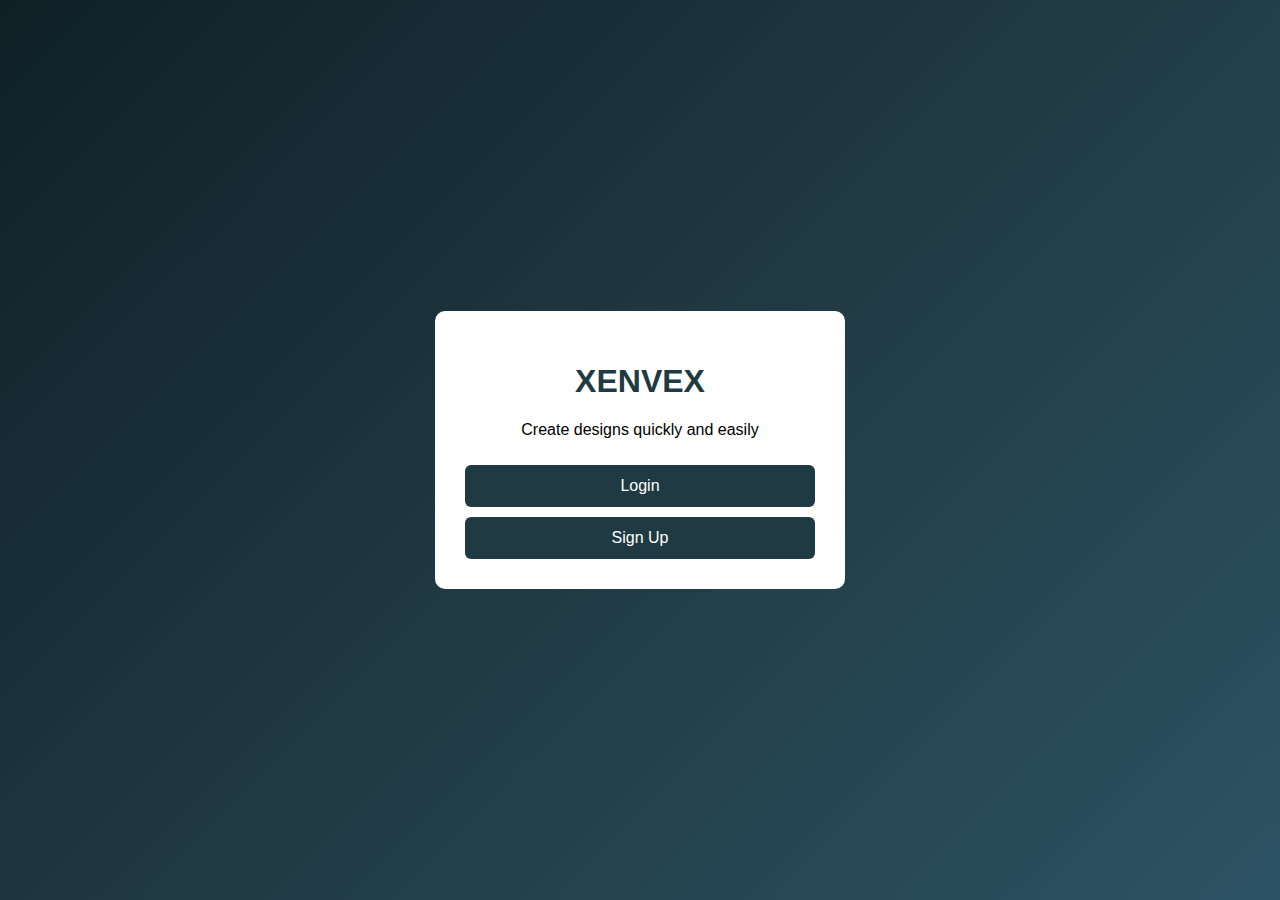
<file: index.html>
<!DOCTYPE html>
<html lang="en">
<head>
  <meta charset="UTF-8">
  <title>Xenvex | Home</title>
  <meta name="viewport" content="width=device-width, initial-scale=1.0">
  <link rel="stylesheet" href="style.css">
</head>
<body class="auth-body">

  <div class="landing-box">
    <h1>XENVEX</h1>
    <p>Create designs quickly and easily</p>
    <a href="login.html"><button>Login</button></a>
    <a href="signup.html"><button>Sign Up</button></a>
  </div>

</body>
</html>
</file>
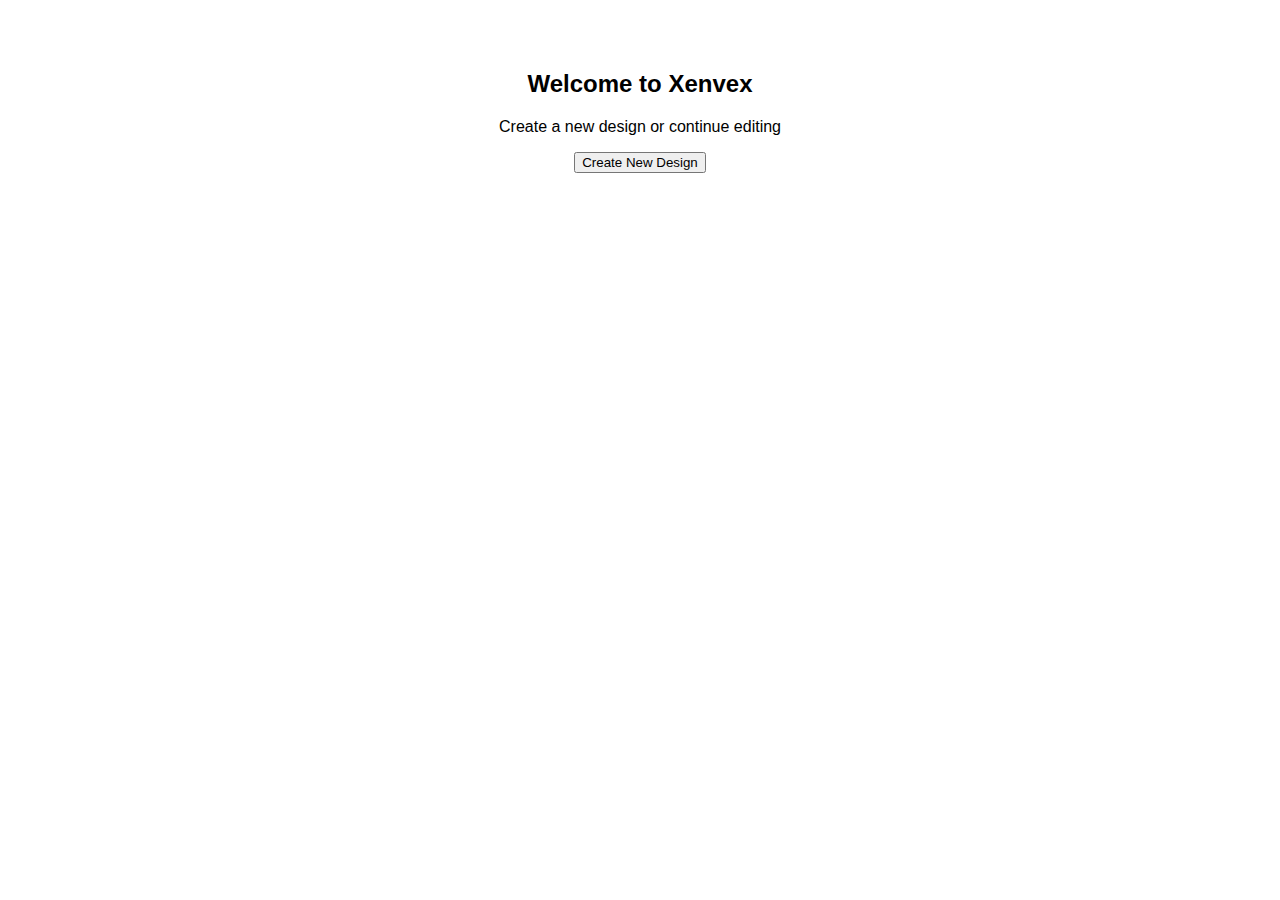
<file: dashboard (1).html>
<!DOCTYPE html>
<html lang="en">
<head>
  <meta charset="UTF-8">
  <title>Xenvex | Dashboard</title>
  <meta name="viewport" content="width=device-width, initial-scale=1.0">
  <link rel="stylesheet" href="style.css">
</head>
<body>

  <div class="dashboard-box">
    <h2>Welcome to Xenvex</h2>
    <p>Create a new design or continue editing</p>
    <a href="editor.html"><button>Create New Design</button></a>
  </div>

</body>
</html>
</file>
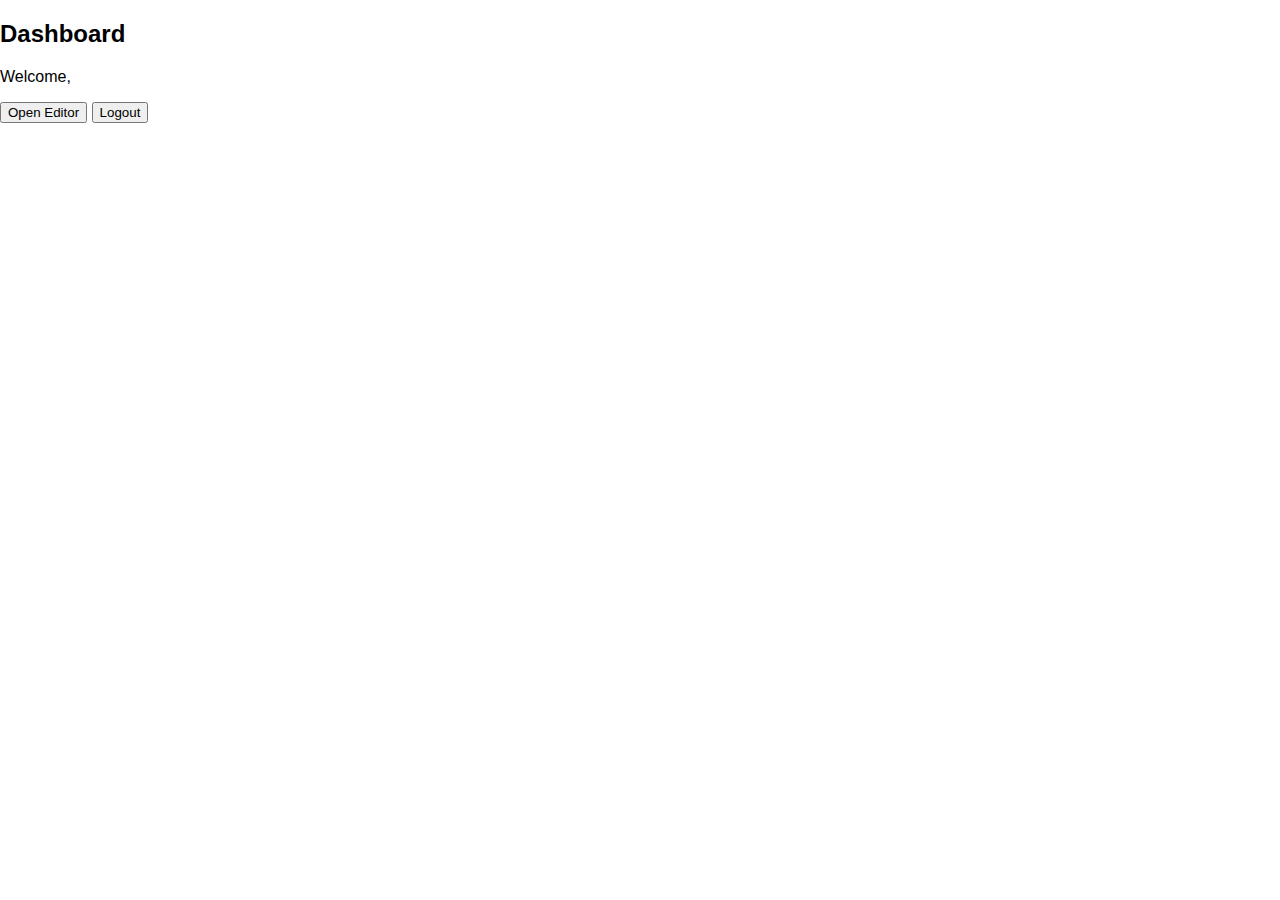
<file: dashboard (2).html>
<!DOCTYPE html>
<html lang="en">
<head>
  <meta charset="UTF-8">
  <title>Dashboard - Xenvex</title>
  <link rel="stylesheet" href="style.css">
</head>
<body>
  <div class="container">
    <h2>Dashboard</h2>
    <p>Welcome, <span id="userEmail"></span></p>
    <button onclick="goToEditor()">Open Editor</button>
    <button onclick="logout()">Logout</button>
  </div>

  <script src="script.js"></script>
</body>
</html>
</file>
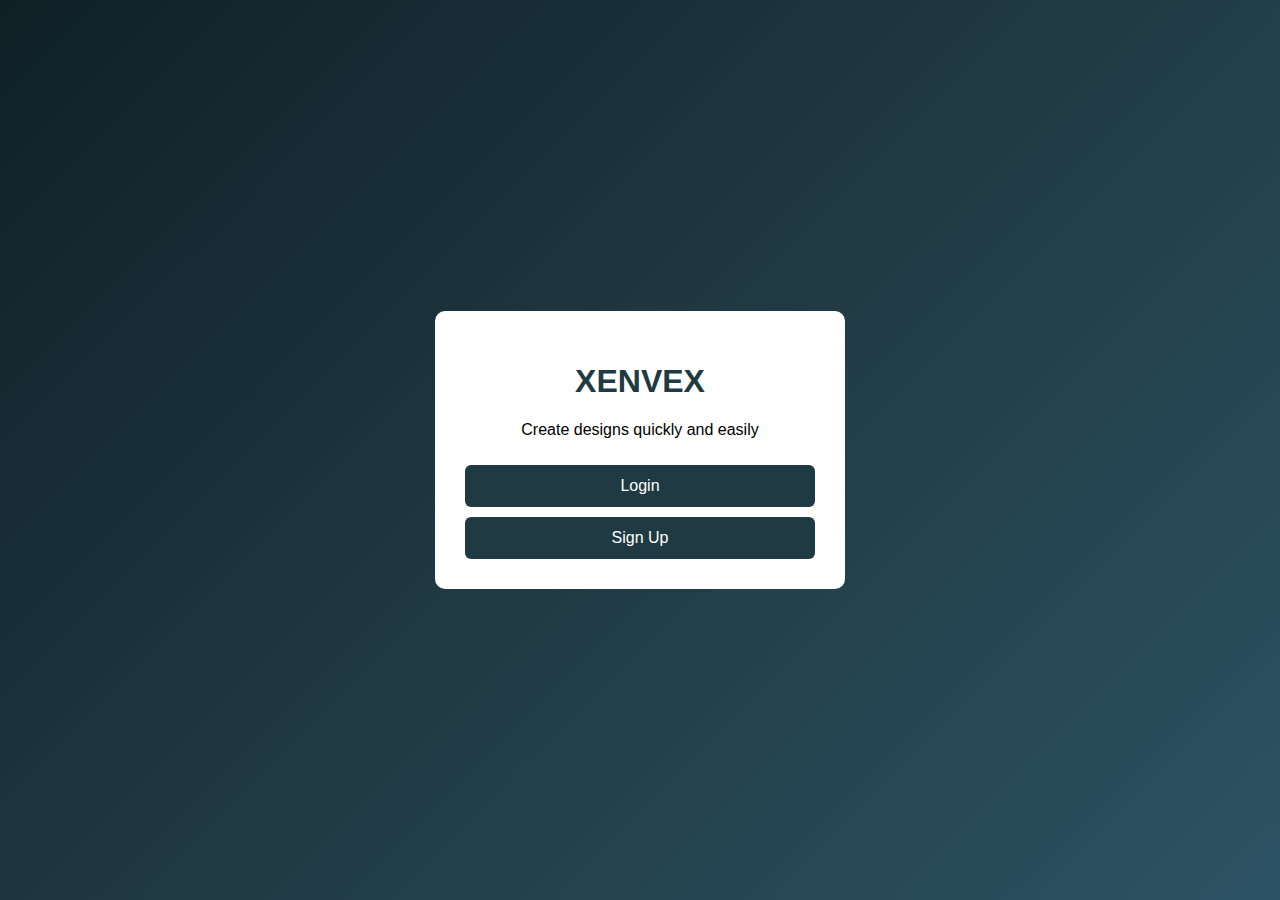
<file: editor (1).html>
<!DOCTYPE html>
<html lang="en">
<head>
  <meta charset="UTF-8">
  <title>Xenvex | Editor</title>
  <meta name="viewport" content="width=device-width, initial-scale=1.0">
  <link rel="stylesheet" href="style.css">
</head>
<body>
  <script>
if (!localStorage.getItem("loggedIn")) {
  window.location.href = "index.html";
}
</script>

  <div class="toolbar">
    <button onclick="addText()">Add Text</button>
    <input type="color" onchange="changeColor(this.value)" title="Text Color">
    <button onclick="makeBold()">Bold</button>
    <button onclick="makeItalic()">Italic</button>
    <button onclick="clearCanvas()">Clear</button>
  </div>

  <div id="canvas" contenteditable="true">
    Start editing here...
  </div>

  <script src="script.js"></script>
</body>
</html>
</file>
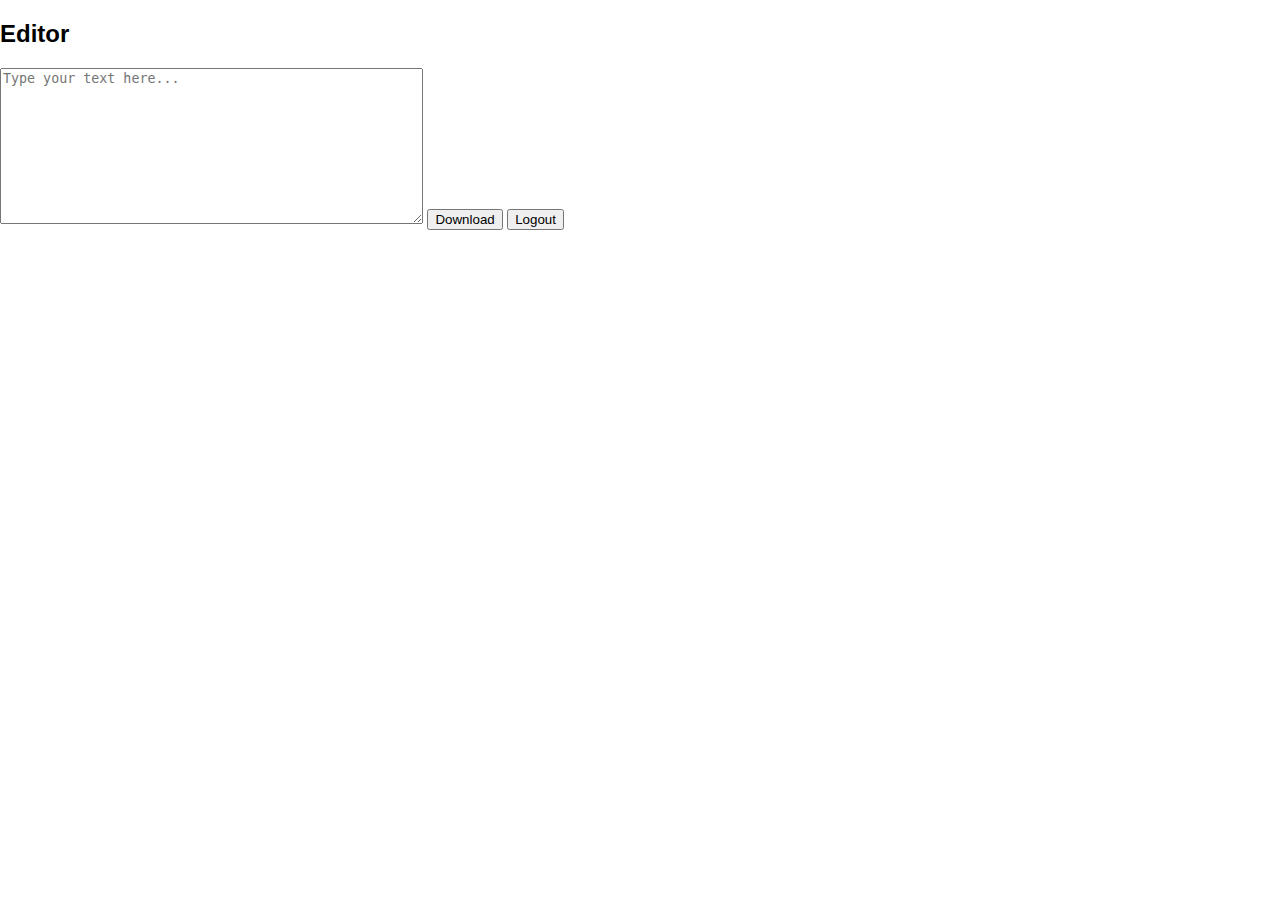
<file: editor (2).html>
<!DOCTYPE html>
<html lang="en">
<head>
  <meta charset="UTF-8">
  <title>Editor - Xenvex</title>
  <link rel="stylesheet" href="style.css">
</head>
<body>
  <div class="container">
    <h2>Editor</h2>
    <textarea id="editor" placeholder="Type your text here..." rows="10" cols="50"></textarea>
    <button onclick="downloadText()">Download</button>
    <button onclick="logout()">Logout</button>
  </div>

  <script src="script.js"></script>
</body>
</html>
</file>
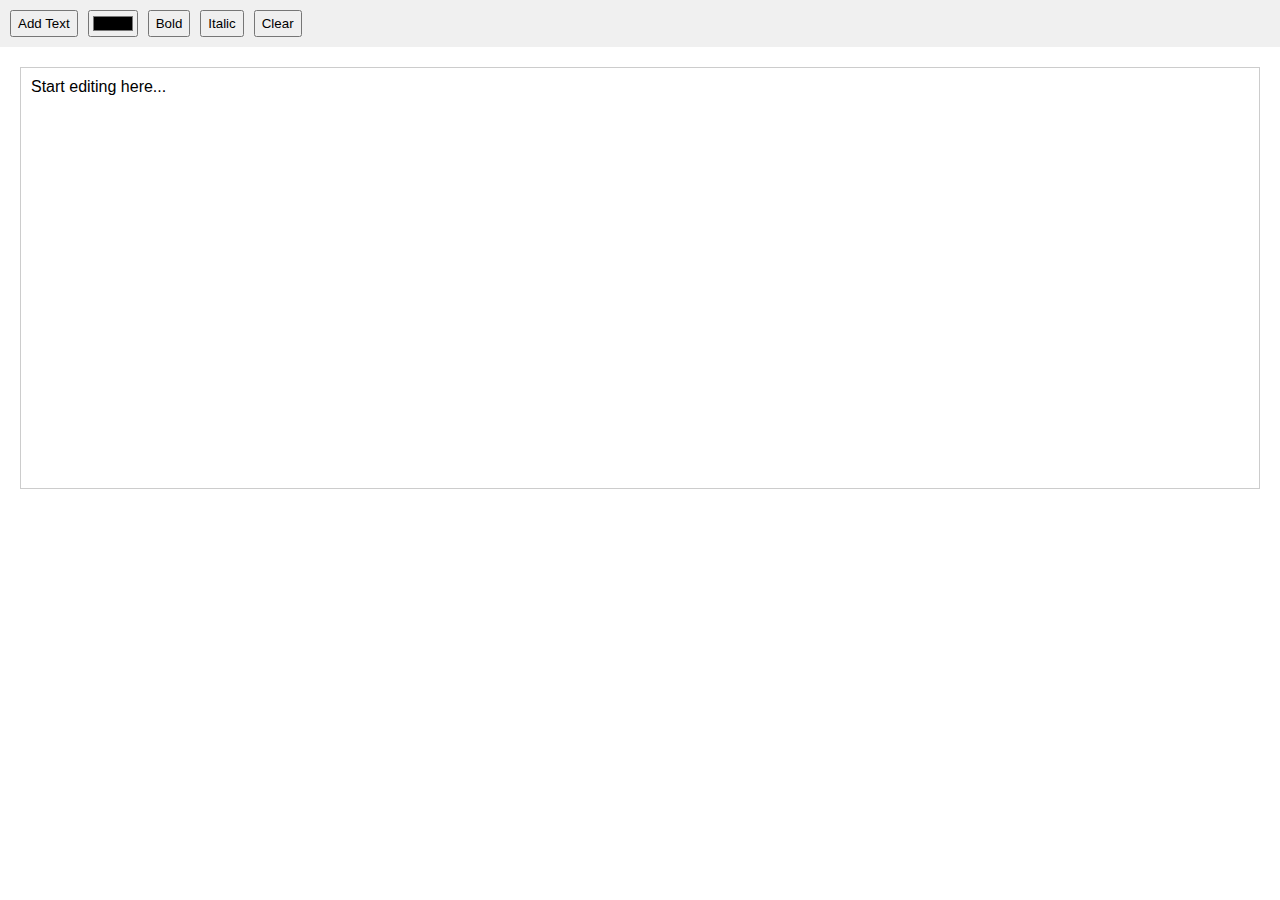
<file: editor.html>
<!DOCTYPE html>
<html lang="en">
<head>
  <meta charset="UTF-8">
  <title>Xenvex | Editor</title>
  <meta name="viewport" content="width=device-width, initial-scale=1.0">
  <link rel="stylesheet" href="style.css">
</head>
<body>

  <div class="toolbar">
    <button onclick="addText()">Add Text</button>
    <input type="color" onchange="changeColor(this.value)" title="Text Color">
    <button onclick="makeBold()">Bold</button>
    <button onclick="makeItalic()">Italic</button>
    <button onclick="clearCanvas()">Clear</button>
  </div>

  <div id="canvas" contenteditable="true">
    Start editing here...
  </div>

  <script src="script.js"></script>
</body>
</html>
</file>
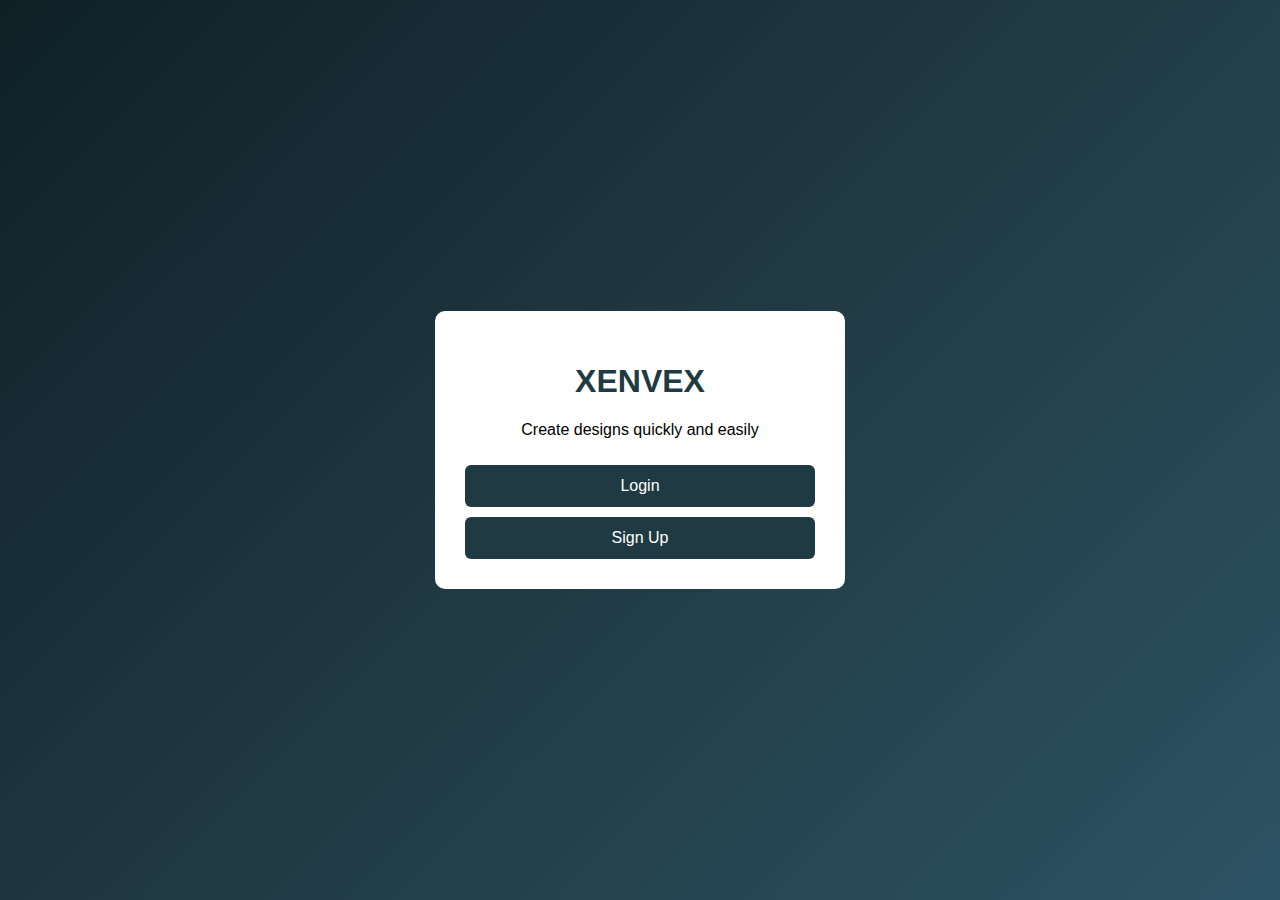
<file: index (1).html>
<!DOCTYPE html>
<html lang="en">
<head>
  <meta charset="UTF-8">
  <title>Xenvex | Home</title>
  <meta name="viewport" content="width=device-width, initial-scale=1.0">
  <link rel="stylesheet" href="style.css">
</head>
<body class="auth-body">

  <div class="landing-box">
    <h1>XENVEX</h1>
    <p>Create designs quickly and easily</p>
    <a href="login.html"><button>Login</button></a>
    <a href="signup.html"><button>Sign Up</button></a>
  </div>
<script>
function login() {
  const email = document.getElementById("email").value.trim();
  const password = document.getElementById("password").value.trim();

  if (email === "admin@gmail.com" && password === "admin123") {
    localStorage.setItem("loggedIn", "true");
    window.location.href = "editor.html";
  } else {
    alert("Invalid email or password");
  }
}
</script>
</body>
</html>
</file>
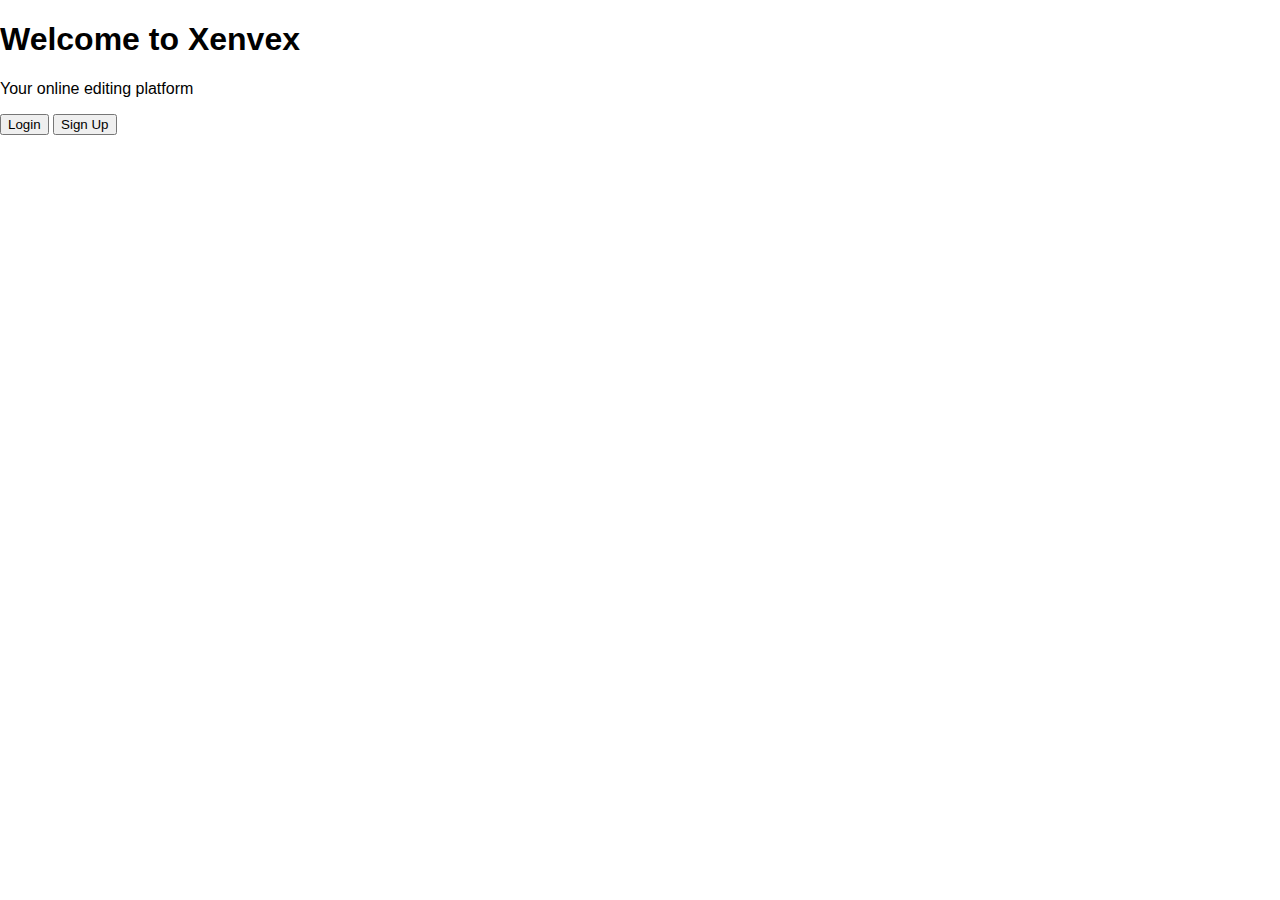
<file: index (2).html>
<!DOCTYPE html>
<html lang="en">
<head>
  <meta charset="UTF-8">
  <title>Xenvex Home</title>
  <link rel="stylesheet" href="style.css">
</head>
<body>
  <div class="container">
    <h1>Welcome to Xenvex</h1>
    <p>Your online editing platform</p>
    <a href="login.html"><button>Login</button></a>
    <a href="signup.html"><button>Sign Up</button></a>
  </div>
</body>
</html>
</file>
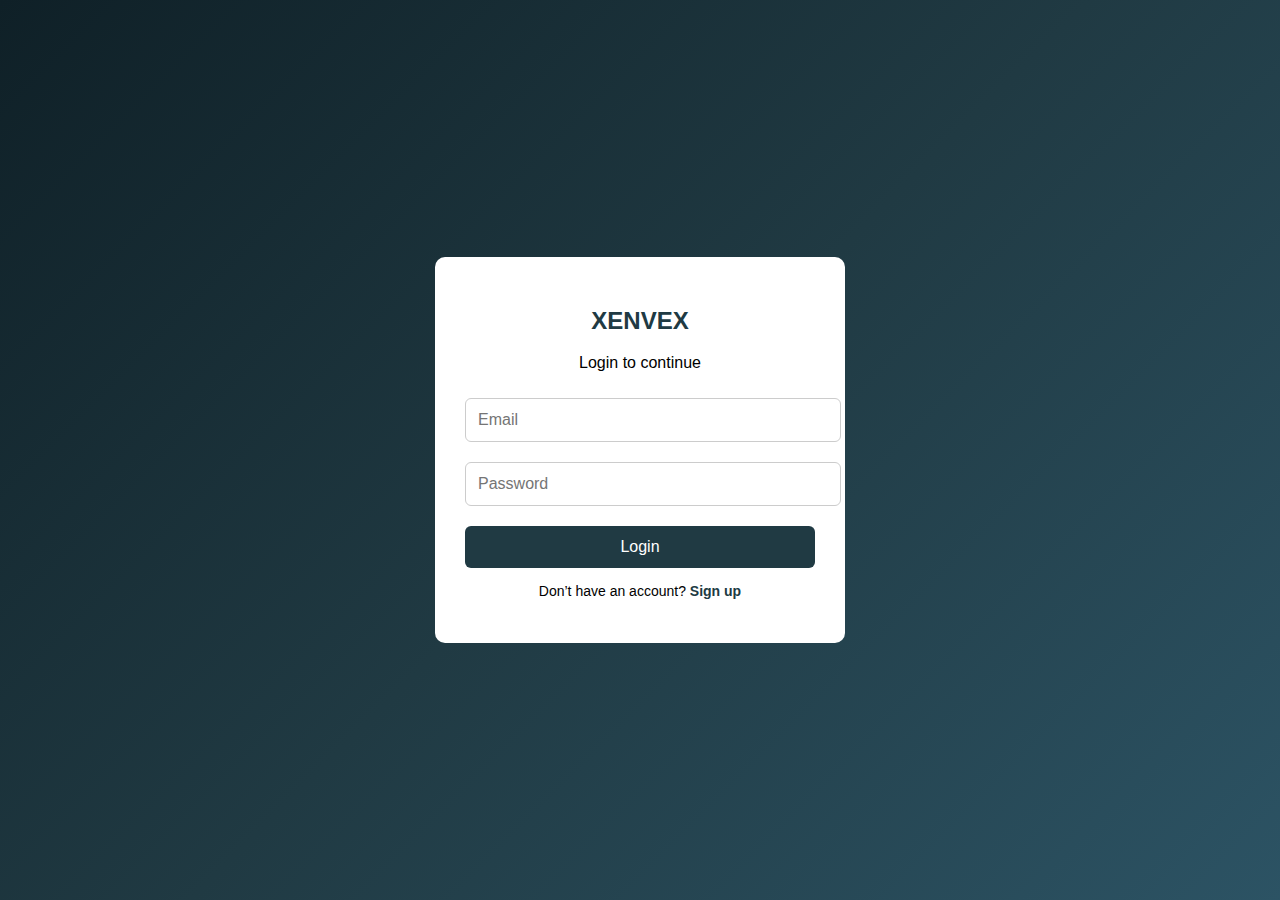
<file: login (1).html>
<!DOCTYPE html>
<html lang="en">
<head>
  <meta charset="UTF-8">
  <title>Xenvex | Login</title>
  <meta name="viewport" content="width=device-width, initial-scale=1.0">
  <link rel="stylesheet" href="style.css">
</head>
<body class="auth-body">

  <div class="login-box">
    <h2>XENVEX</h2>
    <p class="tagline">Login to continue</p>

    <input type="email" id="email" placeholder="Email" required>
    <input type="password" id="password" placeholder="Password" required>

    <button onclick="login()">Login</button>

    <p class="small-text">
      Don’t have an account? <a href="signup.html">Sign up</a>
    </p>
  </div>

  <script src="script.js"></script>
</body>
</html>
</file>
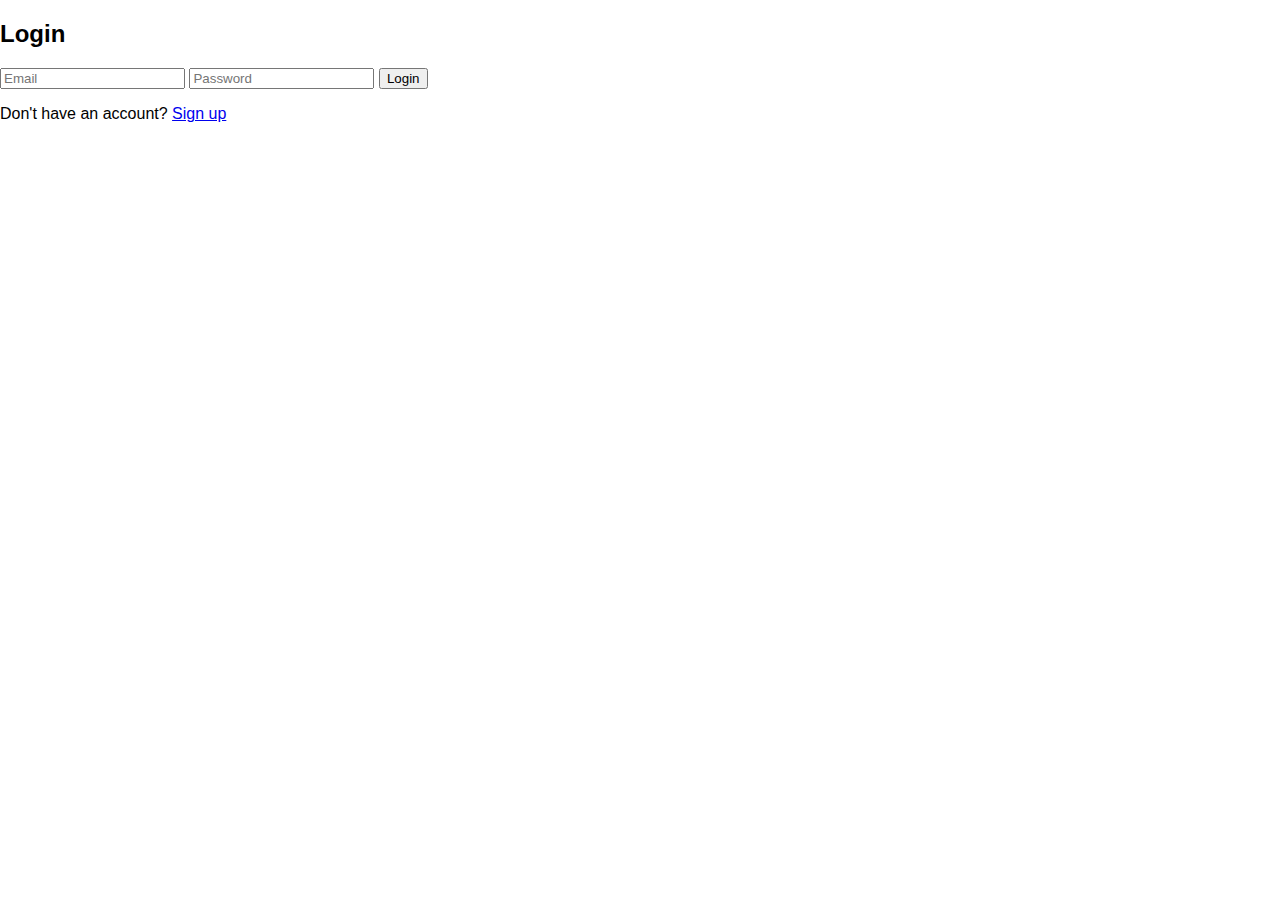
<file: login (2).html>
<!DOCTYPE html>
<html lang="en">
<head>
  <meta charset="UTF-8">
  <title>Login - Xenvex</title>
  <link rel="stylesheet" href="style.css">
</head>
<body>
  <div class="container">
    <h2>Login</h2>
    <input type="email" id="email" placeholder="Email">
    <input type="password" id="password" placeholder="Password">
    <button onclick="login()">Login</button>
    <p>Don't have an account? <a href="signup.html">Sign up</a></p>
  </div>

  <script src="script.js"></script>
</body>
</html>
</file>
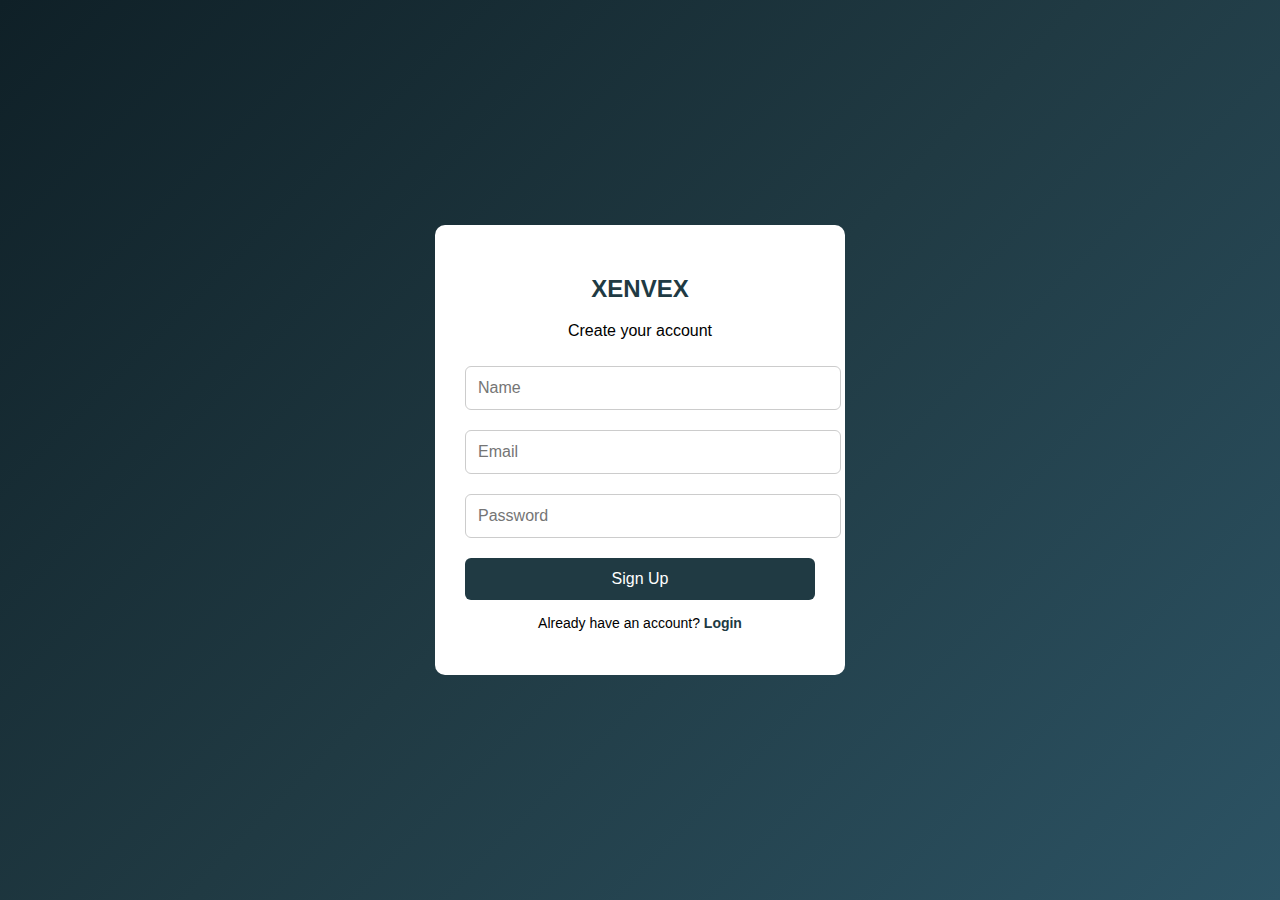
<file: signup (1).html>
<!DOCTYPE html>
<html lang="en">
<head>
  <meta charset="UTF-8">
  <title>Xenvex | Signup</title>
  <meta name="viewport" content="width=device-width, initial-scale=1.0">
  <link rel="stylesheet" href="style.css">
</head>
<body class="auth-body">

  <div class="login-box">
    <h2>XENVEX</h2>
    <p class="tagline">Create your account</p>

    <input type="text" id="name" placeholder="Name" required>
    <input type="email" id="email" placeholder="Email" required>
    <input type="password" id="password" placeholder="Password" required>

    <button onclick="signup()">Sign Up</button>

    <p class="small-text">
      Already have an account? <a href="login.html">Login</a>
    </p>
  </div>

  <script src="script.js"></script>
</body>
</html>
</file>
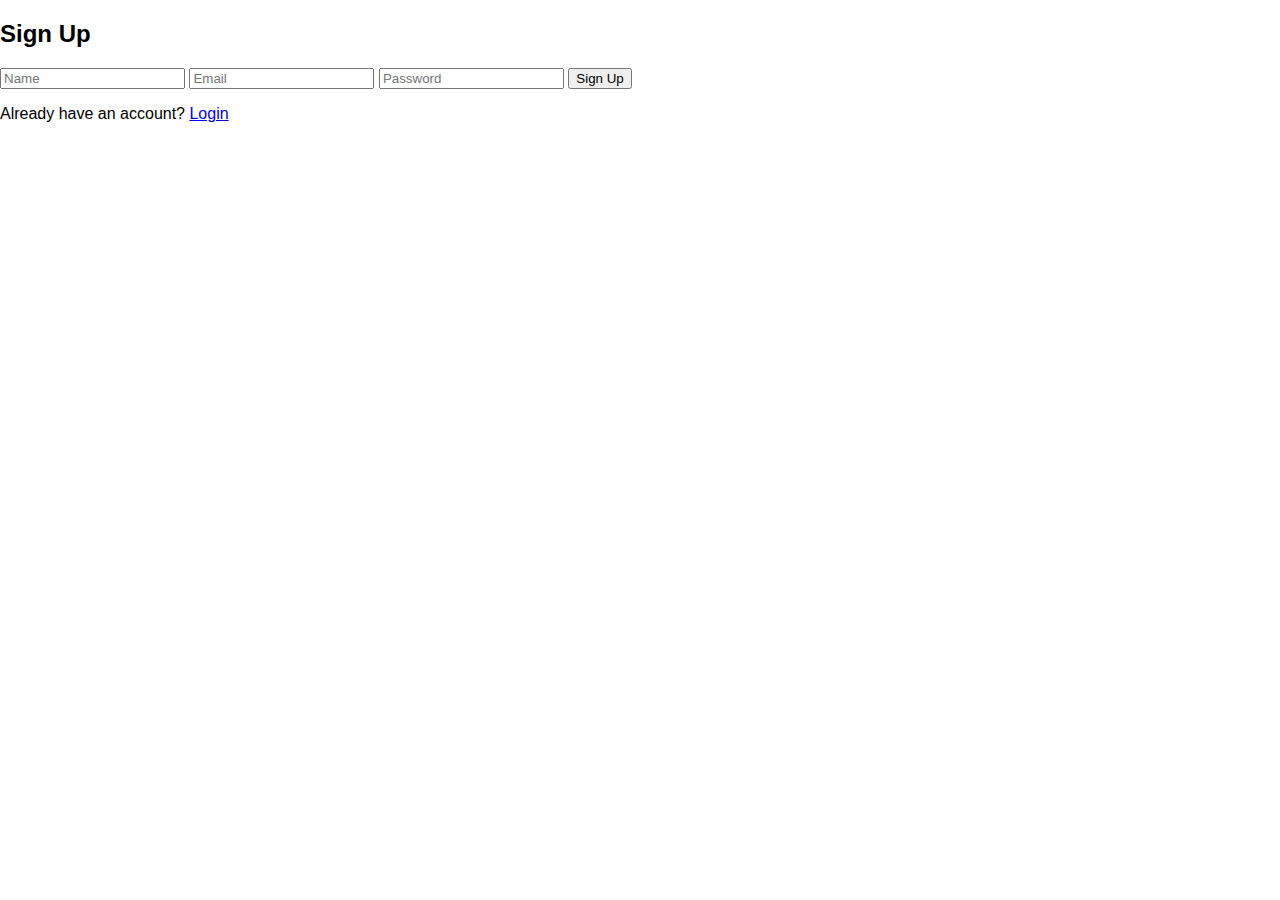
<file: signup (2).html>
<!DOCTYPE html>
<html lang="en">
<head>
  <meta charset="UTF-8">
  <title>Sign Up - Xenvex</title>
  <link rel="stylesheet" href="style.css">
</head>
<body>
  <div class="container">
    <h2>Sign Up</h2>
    <input type="text" id="name" placeholder="Name">
    <input type="email" id="email" placeholder="Email">
    <input type="password" id="password" placeholder="Password">
    <button onclick="signup()">Sign Up</button>
    <p>Already have an account? <a href="login.html">Login</a></p>
  </div>

  <script src="script.js"></script>
</body>
</html>
</file>
<file: style.css>
/* COMMON STYLES */
body, html {
  margin: 0;
  padding: 0;
  font-family: Arial, sans-serif;
}

/* Landing / Login / Signup */
.auth-body {
  height: 100vh;
  display: flex;
  justify-content: center;
  align-items: center;
  background: linear-gradient(135deg, #0f2027, #203a43, #2c5364);
}

.login-box, .landing-box {
  background: #fff;
  padding: 30px;
  width: 90%;
  max-width: 350px;
  border-radius: 10px;
  text-align: center;
}

.login-box h2, .landing-box h1 {
  color: #203a43;
}

.login-box input {
  width: 100%;
  padding: 12px;
  margin: 10px 0;
  border-radius: 6px;
  border: 1px solid #ccc;
  font-size: 16px;
}

.login-box button, .landing-box button {
  width: 100%;
  padding: 12px;
  background: #203a43;
  color: white;
  border: none;
  border-radius: 6px;
  font-size: 16px;
  margin-top: 10px;
  cursor: pointer;
}

.login-box button:hover, .landing-box button:hover {
  background: #2c5364;
}

.small-text {
  margin-top: 15px;
  font-size: 14px;
}

.small-text a {
  color: #203a43;
  text-decoration: none;
  font-weight: bold;
}

/* Dashboard */
.dashboard-box {
  text-align: center;
  padding: 50px;
}

/* Editor */
.toolbar {
  padding: 10px;
  background: #f0f0f0;
  display: flex;
  flex-wrap: wrap;
  gap: 10px;
}

#canvas {
  min-height: 400px;
  border: 1px solid #ccc;
  margin: 20px;
  padding: 10px;
}
</file>
